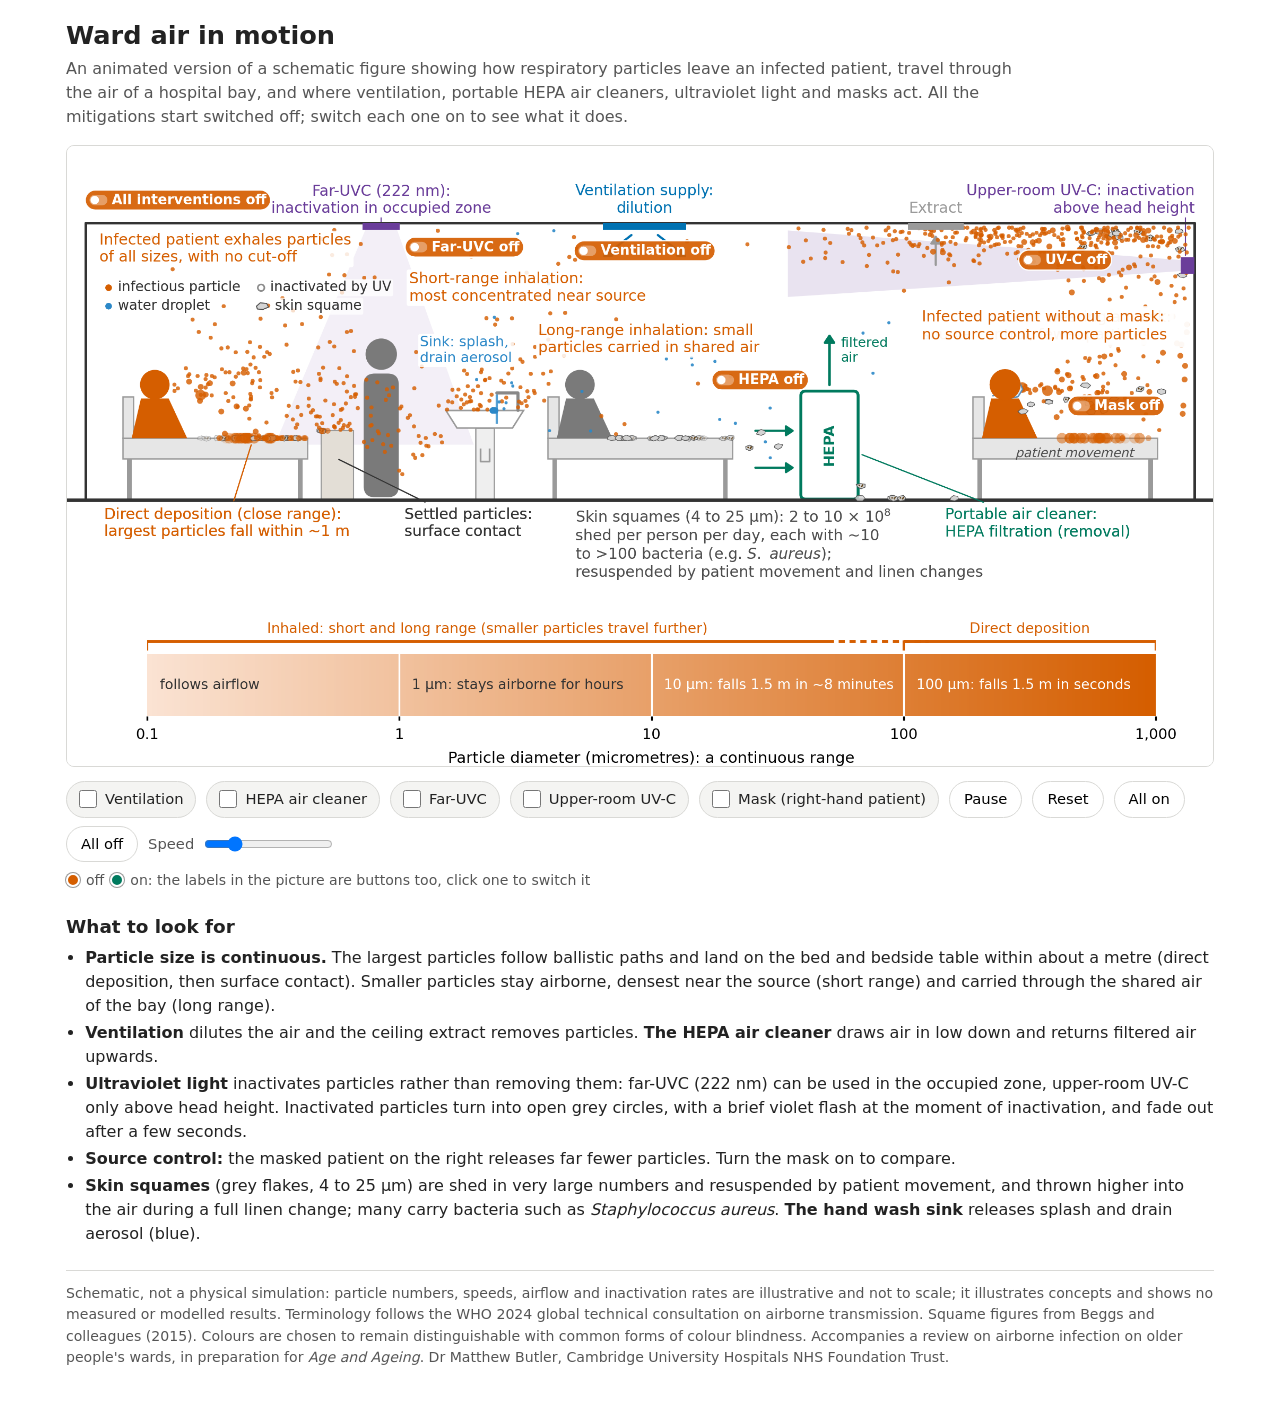
<file: animation.html>
<!doctype html>
<html lang="en-GB">
<head>
<meta charset="utf-8">
<meta name="viewport" content="width=device-width, initial-scale=1">
<title>Ward air in motion</title>
<meta name="description" content="Animated schematic of how respiratory particles move through the air of a hospital bay, and where ventilation, HEPA air cleaning, ultraviolet light and masks act.">
<style>
:root{--ink:#222;--muted:#555;--bg:#fff;--panel:#f4f4f2;--line:#d9d9d6;--accent:#0072B2;--red:#D55E00;--green:#007A5E;--violet:#6A3D9A}
*{box-sizing:border-box}
body{margin:0;background:var(--bg);color:var(--ink);font:16px/1.5 system-ui,-apple-system,"Segoe UI",Roboto,sans-serif}
main{max-width:1180px;margin:0 auto;padding:20px 16px 40px}
h1{font-size:1.6rem;line-height:1.2;margin:0 0 6px}
.lede{color:var(--muted);margin:0 0 16px;max-width:60em}
.stage{position:relative;border:1px solid var(--line);border-radius:8px;overflow:hidden;background:#fff}
canvas{display:block;width:100%;height:auto}
.controls{display:flex;flex-wrap:wrap;gap:8px 10px;align-items:center;margin:14px 0 6px}
.toggle{display:inline-flex;align-items:center;gap:8px;border:1px solid var(--line);background:var(--panel);border-radius:999px;padding:6px 12px;font-size:.92rem;cursor:pointer;user-select:none}
.toggle input{width:18px;height:18px;margin:0;accent-color:var(--accent)}
button{font:inherit;font-size:.92rem;border:1px solid var(--line);background:#fff;border-radius:999px;padding:6px 14px;cursor:pointer}
button:hover,.toggle:hover{border-color:#999}
.speed{display:inline-flex;align-items:center;gap:8px;font-size:.92rem;color:var(--muted)}
.hint{font-size:.88rem;color:var(--muted);display:inline-flex;align-items:center;gap:6px;flex-basis:100%}
.sw{display:inline-block;width:14px;height:14px;border-radius:50%;border:2px solid #fff;box-shadow:0 0 0 1px #999}
.sw.off{background:#D55E00}.sw.on{background:#007A5E}
h2{font-size:1.15rem;margin:22px 0 6px}
ul{padding-left:1.2em;margin:6px 0}
li{margin:3px 0}
.note{font-size:.88rem;color:var(--muted);border-top:1px solid var(--line);margin-top:24px;padding-top:12px}
@media (prefers-color-scheme: dark){:root:not([data-theme="light"]){--ink:#eee;--muted:#bbb;--bg:#161616;--panel:#242424;--line:#3a3a3a}
:root:not([data-theme="light"]) button{background:#1e1e1e;color:var(--ink)}}
:root[data-theme="dark"]{--ink:#eee;--muted:#bbb;--bg:#161616;--panel:#242424;--line:#3a3a3a}
.embed main{padding:0;max-width:none}
.embed h1,.embed .lede,.embed h2,.embed ul,.embed .note{display:none}
</style>
<script>if(/[?&]embed=1/.test(location.search))document.documentElement.classList.add('embed');</script>
</head>
<body>
<main>
<h1>Ward air in motion</h1>
<p class="lede">An animated version of a schematic figure showing how respiratory particles leave an infected patient, travel through the air of a hospital bay, and where ventilation, portable HEPA air cleaners, ultraviolet light and masks act. All the mitigations start switched off; switch each one on to see what it does.</p>

<div class="stage"><canvas id="cv" width="2160" height="1170" role="img" aria-label="Animated cross-section of a hospital bay. An infected patient on the left breathes out particles: large ones fall onto the bed and table within about a metre, small ones drift across the bay. A member of staff stands under a far-UVC lamp, where particles are inactivated and drawn as open circles. A sink releases splash and aerosol. A patient in the middle bed sheds skin squames when the bed is made. Ventilation supply and extract are in the ceiling, a HEPA air cleaner draws air in near the floor, an upper-room UV-C lamp treats the air above head height, and a masked infected patient on the right releases few particles."></canvas></div>

<div class="controls" aria-label="Controls">
<label class="toggle"><input type="checkbox" id="vent"> Ventilation</label>
<label class="toggle"><input type="checkbox" id="hepa"> HEPA air cleaner</label>
<label class="toggle"><input type="checkbox" id="far"> Far-UVC</label>
<label class="toggle"><input type="checkbox" id="upper"> Upper-room UV-C</label>
<label class="toggle"><input type="checkbox" id="mask"> Mask (right-hand patient)</label>
<button id="play" type="button">Pause</button>
<button id="reset" type="button">Reset</button>
<button id="allon" type="button">All on</button>
<button id="alloff" type="button">All off</button>
<label class="speed">Speed <input type="range" id="speed" min="0.5" max="3" step="0.25" value="1" aria-label="Animation speed"></label>
<span class="hint"><span class="sw off"></span> off <span class="sw on"></span> on: the labels in the picture are buttons too, click one to switch it</span>
</div>

<h2>What to look for</h2>
<ul>
<li><b>Particle size is continuous.</b> The largest particles follow ballistic paths and land on the bed and bedside table within about a metre (direct deposition, then surface contact). Smaller particles stay airborne, densest near the source (short range) and carried through the shared air of the bay (long range).</li>
<li><b>Ventilation</b> dilutes the air and the ceiling extract removes particles. <b>The HEPA air cleaner</b> draws air in low down and returns filtered air upwards.</li>
<li><b>Ultraviolet light</b> inactivates particles rather than removing them: far-UVC (222 nm) can be used in the occupied zone, upper-room UV-C only above head height. Inactivated particles turn into open grey circles, with a brief violet flash at the moment of inactivation, and fade out after a few seconds.</li>
<li><b>Source control:</b> the masked patient on the right releases far fewer particles. Turn the mask on to compare.</li>
<li><b>Skin squames</b> (grey flakes, 4 to 25 µm) are shed in very large numbers and resuspended by patient movement, and thrown higher into the air during a full linen change; many carry bacteria such as <i>Staphylococcus aureus</i>. <b>The hand wash sink</b> releases splash and drain aerosol (blue).</li>
</ul>

<p class="note">Schematic, not a physical simulation: particle numbers, speeds, airflow and inactivation rates are illustrative and not to scale; it illustrates concepts and shows no measured or modelled results. Terminology follows the WHO 2024 global technical consultation on airborne transmission. Squame figures from Beggs and colleagues (2015). Colours are chosen to remain distinguishable with common forms of colour blindness. Accompanies a review on airborne infection on older people's wards, in preparation for <i>Age and Ageing</i>. Dr Matthew Butler, Cambridge University Hospitals NHS Foundation Trust.</p>
</main>

<script>
(function(){
const TOPBAND=0;
const M={W:2160,H:1170,x0:34.83870967741936,y0:668.0612903225807+TOPBAND,x1:2125.161290322581,y1:145.48064516129034+TOPBAND};
const SX=(M.x1-M.x0)/12, SY=(M.y0-M.y1)/3;
const X=x=>M.x0+x*SX, Y=y=>M.y0-y*SY;
const RED='#D55E00', WATER='#2B88C8', SQF='#D4D4D4', SQE='#4D4D4D', BUG='#5a3d14';
const cv=document.getElementById('cv'), ctx=cv.getContext('2d');
const bg=new Image(); bg.src='background.png?v=3'; const lb=new Image(); lb.src='labels.png?v=3';
const $=id=>document.getElementById(id);
const on={vent:false,hepa:false,far:false,upper:false,mask:false};
const HIT=[];
function canvasPt(e){const r=cv.getBoundingClientRect();return {x:(e.clientX-r.left)*M.W/r.width,y:(e.clientY-r.top)*M.H/r.height};}
function hitTag(e){const p=canvasPt(e);return HIT.find(h=>p.x>=h.x0&&p.x<=h.x1&&p.y>=h.y0&&p.y<=h.y1);}
const KEYS=['vent','hepa','far','upper','mask'];
function setAll(v){for(const k of KEYS){const b=$(k);if(b.checked!==v){b.checked=v;b.dispatchEvent(new Event('change'));}}}
$('allon').addEventListener('click',()=>setAll(true)); $('alloff').addEventListener('click',()=>setAll(false));
const allOn=()=>KEYS.every(k=>on[k]);
cv.addEventListener('click',e=>{const h=hitTag(e);if(!h)return;if(h.k==='all'){setAll(!allOn());return;}const box=$(h.k);box.checked=!box.checked;box.dispatchEvent(new Event('change'));});
cv.addEventListener('mousemove',e=>{cv.style.cursor=hitTag(e)?'pointer':'default';});
['vent','hepa','far','upper','mask'].forEach(k=>$(k).addEventListener('change',e=>on[k]=e.target.checked));
let speed=1; $('speed').addEventListener('input',e=>speed=+e.target.value);
let running=!window.matchMedia('(prefers-reduced-motion: reduce)').matches;
const playBtn=$('play'); playBtn.textContent=running?'Pause':'Play';
playBtn.addEventListener('click',()=>{running=!running;playBtn.textContent=running?'Pause':'Play';last=performance.now();});
let P=[], cnt, t=0;
// three beds, each with its own rhythm of patient movement (every third one a full linen change), deliberately out of step with each other
const BEDS=[{x0:0.8,x1:2.3,lx:1.5,period:11,off:4,n:0,lab:'',labT:-99},{x0:5.2,x1:6.9,lx:6.05,period:9,off:0,n:0,lab:'',labT:-99},{x0:10.0,x1:11.5,lx:10.7,period:13,off:7,n:0,lab:'',labT:-99}];
function reset(){P=[];cnt={staff:0,pt:0,uv:0,hepa:0,ext:0};t=0;for(const b of BEDS){b.n=0;b.lab='';b.labT=-99;}}
reset(); $('reset').addEventListener('click',reset);

const CONE=[[3.03,2.93],[3.37,2.93],[4.2,0.6],[2.05,0.6]];
const BAND=[[11.85,2.48],[11.85,2.6],[7.6,2.92],[7.6,2.2]];
function inPoly(x,y,poly){let c=false;for(let i=0,j=poly.length-1;i<poly.length;j=i++){const[xi,yi]=poly[i],[xj,yj]=poly[j];if(((yi>y)!=(yj>y))&&(x<(xj-xi)*(y-yi)/(yj-yi)+xi))c=!c;}return c;}
const rnd=(a,b)=>a+Math.random()*(b-a);
function randn(){let u=0,v=0;while(!u)u=Math.random();while(!v)v=Math.random();return Math.sqrt(-2*Math.log(u))*Math.cos(2*Math.PI*v);}
const SURF=[[0.4,2.4,0.67],[5.0,7.0,0.67],[9.6,11.6,0.67],[2.55,2.9,0.75],[3.9,4.74,0.97]];
function surface(x){for(const[a,b,h]of SURF)if(x>=a&&x<=b)return h;return 0.02;}

function flow(x,y){
  let u=0.16-0.22*(y-1.4)*(y>1.4?1:0.4), v=-0.16*Math.cos(Math.PI*x/12);
  if(on.vent){
    const dx=x-6.05;
    if(y>1.0){const g=Math.exp(-dx*dx/0.35);v-=0.55*g*(y-1.0)/2;u+=0.35*dx*Math.exp(-dx*dx/0.8)*(y>2.0?1:0.4);}
    const ex=9.2-x, ey=2.95-y, d=Math.hypot(ex,ey); if(d<3){const s=0.45/(d+0.4);u+=s*ex/d;v+=s*ey/d;}
  }
  if(on.hepa){
    const ex=7.72-x, ey=0.55-y, d=Math.hypot(ex,ey); if(d<3.2&&x<7.75){const s=0.6/(d+0.35);u+=s*ex/d;v+=s*ey/d;}
    if(Math.abs(x-8.05)<0.3&&y>1.17&&y<2.7){v+=0.9*(1-(y-1.17)/1.6);}
  }
  if(x>11.2)v+=0.35*(x-11.2)/0.8; if(x<0.6&&y>0.3)v-=0.2*(0.6-x)/0.6; // air turns at the walls
  // thermal plumes: warm air rising above each person carries small particles towards the ceiling
  for(const hx of [0.75,3.2,5.35,9.95]){const d=x-hx;const top=hx===3.2?1.75:1.4;if(y>top-0.1){const g=Math.exp(-d*d/0.12);v+=0.45*g;u+=-0.15*d*g;}}
  return [u,v];
}

function emit(kind,x,y,vx,vy,extra){P.push(Object.assign({k:kind,x,y,vx,vy,act:true,age:0,set:false},extra||{}));}
function exhale(mx,my,dir,scale,slow){
  const r=[['S',34],['M',7],['L',2.2]];
  for(const[k,rate]of r){
    let n=rate*scale*DT; n=Math.floor(n)+(Math.random()<n%1?1:0);
    for(let i=0;i<n;i++){
      const a=randn()*(slow?1.4:0.25)+(slow?Math.PI/2*0.4:0.05);
      const sp=slow?rnd(0.1,0.35):(k==='L'?rnd(0.9,1.5):rnd(1.2,2.1));
      emit(k,mx,my+randn()*0.02,dir*sp*Math.cos(a),sp*Math.sin(a));
    }
  }
}
function flakeShape(){const a=[];const o=Math.random()*6;for(let i=0;i<6;i++){const r=0.05*(0.7+0.5*Math.random());a.push([r*Math.cos(o+i*Math.PI/3),0.6*r*Math.sin(o+i*Math.PI/3)]);}return a;}

let DT=0.016;
function step(dt){
  DT=dt; t+=dt;
  // breathing cycle, 4 s, exhale for the first 45%
  const ph=(t%4)/4;
  if(ph<0.45){
    exhale(0.93,1.22,1,1,false);
    if(on.mask) exhale(10.12,1.2,1,0.1,true); else exhale(10.12,1.22,1,1,false);
  }
  // patient movement on each bed on its own cycle; every third event is a full linen change
  for(const b of BEDS){
    const tb=t-b.off; if(tb<0||tb%b.period>=dt)continue;
    b.n++; const linen=b.n%3===0;
    for(let i=0;i<12;i++)emit('Q',rnd(b.x0,b.x1),0.72,rnd(-0.25,0.25),rnd(0.5,1.0),{shape:flakeShape(),bug:Math.random()<0.5});
    if(linen)for(let i=0;i<14;i++)emit('Q',rnd(b.x0-0.1,b.x1+0.1),0.75,rnd(-0.35,0.35),rnd(1.0,1.6),{shape:flakeShape(),bug:Math.random()<0.5,lift:rnd(2.0,3.2)});
    b.lab=linen?'linen change':'patient movement'; b.labT=t;
  }
  for(const b of BEDS)if(Math.random()<(b.period===9?0.4:0.2)*dt)emit('Q',rnd(b.x0,b.x1),0.72,rnd(-0.1,0.1),rnd(0.2,0.4),{shape:flakeShape(),bug:Math.random()<0.5});
  // sink runs for 2 s every 7 s
  if(t%7<2){
    if(Math.random()<6*dt){const s=Math.random()<0.5?-1:1;emit('W',4.42,0.92,s*rnd(0.3,0.75),rnd(0.3,0.65));}
    if(Math.random()<4*dt)emit('A',rnd(4.2,4.65),0.98,rnd(-0.05,0.05),rnd(0.1,0.3));
  }
  const keep=[];
  for(const p of P){
    p.age+=dt; if(p.fl>0)p.fl-=dt;
    if(p.ia!==undefined){p.ia+=dt;if(p.ia>3)continue;} // inactivated particles fade out after about 3 s
    if(p.set){ // settled particles: far-UVC still reaches surfaces within its footprint, so they turn hollow and fade like airborne ones
      if(p.act&&on.far&&inPoly(p.x,Math.max(p.y,0.61),CONE)&&Math.random()<2.0*dt){p.act=false;p.fl=0.7;p.ia=0;cnt.uv++;}
      if(p.age<25)keep.push(p);continue;}
    const [fu,fv]=flow(p.x,p.y);
    if(p.k==='L'||p.k==='W'){p.vy-=2.2*dt;p.vx*=1-0.15*dt;}
    else{
      const tau=p.k==='S'||p.k==='A'?0.7:(p.k==='M'?0.5:0.6);
      let sett=p.k==='M'?-0.2:(p.k==='Q'?-0.18:(p.k==='S'&&p.age<25?0.1*(1-p.age/25):0)); // warm breath rises
      if(p.lift>0){sett+=1.3*Math.min(1,p.lift/2);p.lift-=dt;} // vigorous linen shaking throws squames high
      p.vx+=(fu-p.vx)*dt/tau; p.vy+=(fv+sett-p.vy)*dt/tau;
      const sig=p.k==='Q'?0.05:(p.k==='S'||p.k==='A'?0.2:0.13);
      p.x+=randn()*sig*Math.sqrt(dt); p.y+=randn()*sig*Math.sqrt(dt);
    }
    p.x+=p.vx*dt; p.y+=p.vy*dt;
    if(p.x<0.05){p.x=0.05;p.vx=Math.abs(p.vx);} if(p.x>11.95){p.x=11.95;p.vx=-Math.abs(p.vx);}
    if(p.y>2.95){p.y=2.95;p.vy=-Math.abs(p.vy);}
    const h=surface(p.x);
    if(p.y<h){
      if(p.k==='S'||p.k==='A'){p.y=h+0.01;p.vy=Math.abs(p.vy)*0.3;}
      else{p.y=h;p.set=true;p.age=0;keep.push(p);continue;}
    }
    // removal
    if(on.hepa&&p.x>7.75&&p.x<8.35&&p.y<1.17&&p.y>0.02){if(p.k!=='W')cnt.hepa++;continue;}
    if(on.vent&&Math.hypot(p.x-9.2,p.y-2.96)<0.22){cnt.ext++;continue;}
    const inf=(p.k==='S'||p.k==='M');
    if(inf&&p.act){
      if(on.far&&inPoly(p.x,p.y,CONE)&&Math.random()<2.0*dt){p.act=false;p.fl=0.7;p.ia=0;cnt.uv++;}
      else if(on.upper&&inPoly(p.x,p.y,BAND)&&Math.random()<3.0*dt){p.act=false;p.fl=0.7;p.ia=0;cnt.uv++;}
      if(p.act&&Math.hypot(p.x-3.2,p.y-1.58)<0.2){cnt.staff++;continue;}
      if(p.act&&Math.hypot(p.x-5.35,p.y-1.25)<0.2){cnt.pt++;continue;}
    }
    const life=(p.k==='S'||p.k==='A')?80:(p.k==='Q'?60:40);
    if(p.age>life)continue;
    keep.push(p);
  }
  P=keep.length>2600?keep.slice(keep.length-2600):keep;
}

const R={S:0.022,M:0.032,L:0.058,W:0.034,A:0.017};
function draw(){
  ctx.clearRect(0,0,M.W,M.H);
  if(bg.complete)ctx.drawImage(bg,0,TOPBAND,M.W,M.H-TOPBAND);
  for(const p of P){
    const fade=p.set?Math.max(0,1-p.age/25):((p.k==='S'||p.k==='A')&&p.age>65?Math.max(0,(80-p.age)/15):1);
    ctx.globalAlpha=fade;
    if(p.k==='Q'){
      ctx.beginPath();p.shape.forEach(([dx,dy],i)=>{const px=X(p.x+dx),py=Y(p.y+dy);i?ctx.lineTo(px,py):ctx.moveTo(px,py);});ctx.closePath();
      ctx.fillStyle=SQF;ctx.fill();ctx.lineWidth=1.2;ctx.strokeStyle=SQE;ctx.stroke();
      if(p.bug){ctx.fillStyle=BUG;for(const[dx,dy]of[[-0.015,0.004],[0.01,-0.006],[0.018,0.008]]){ctx.beginPath();ctx.arc(X(p.x+dx),Y(p.y+dy),0.009*SX,0,7);ctx.fill();}}
      continue;
    }
    const r=R[p.k]*SX;
    ctx.beginPath();
    if(p.k==='W'||p.k==='A'){ctx.arc(X(p.x),Y(p.y),r,0,7);ctx.fillStyle=WATER;ctx.globalAlpha*=0.9;ctx.fill();}
    else if(p.act){ctx.arc(X(p.x),Y(p.y),r,0,7);ctx.fillStyle=RED;ctx.globalAlpha*=0.82;ctx.fill();}
    else{if(p.ia>2)ctx.globalAlpha*=Math.max(0,3-p.ia);ctx.arc(X(p.x),Y(p.y),r*1.2,0,7);ctx.fillStyle='#fff';ctx.fill();ctx.lineWidth=1.8;ctx.strokeStyle='#8C8C8C';ctx.stroke();
      if(p.fl>0){const k=p.fl/0.7;ctx.beginPath();ctx.arc(X(p.x),Y(p.y),r*(1.2+3*(1-k)),0,7);ctx.globalAlpha=k;ctx.lineWidth=2.5;ctx.strokeStyle='#6A3D9A';ctx.stroke();}}
  }
  ctx.globalAlpha=1;
  if(lb.complete)ctx.drawImage(lb,0,TOPBAND,M.W,M.H-TOPBAND);
  if(!on.mask){ctx.fillStyle=RED;ctx.beginPath();ctx.arc(X(9.95),Y(1.25),0.168*SX,0,7);ctx.fill();
    // swap the right-hand patient's label to match the toggle
    ctx.fillStyle='rgba(255,255,255,0.95)';ctx.beginPath();ctx.roundRect(X(9.0),Y(2.1),X(11.95)-X(9.0),Y(1.66)-Y(2.1),8);ctx.fill();
    ctx.font='28px "DejaVu Sans",Verdana,system-ui,sans-serif';ctx.fillStyle=RED;ctx.textAlign='left';ctx.textBaseline='middle';
    ctx.fillText('Infected patient without a mask:',X(9.05),Y(1.88)-17);ctx.fillText('no source control, more particles',X(9.05),Y(1.88)+17);}
  HIT.length=0;
  const tag=(k,cx,cy,txt)=>{const isOn=k==='all'?allOn():on[k];const label=txt+(isOn?' on':' off');ctx.font='600 26px system-ui,sans-serif';const w=ctx.measureText(label).width+58;const x0=cx-w/2,y0=cy-19;
    ctx.fillStyle=isOn?'rgba(0,122,94,0.92)':'rgba(213,94,0,0.92)';ctx.beginPath();ctx.roundRect(x0,y0,w,38,19);ctx.fill();ctx.lineWidth=2.5;ctx.strokeStyle='#fff';ctx.stroke();
    ctx.fillStyle='rgba(255,255,255,0.35)';ctx.beginPath();ctx.roundRect(x0+8,y0+9,34,20,10);ctx.fill();ctx.fillStyle='#fff';ctx.beginPath();ctx.arc(isOn?x0+32:x0+18,y0+19,8,0,7);ctx.fill();
    ctx.fillStyle='#fff';ctx.textAlign='left';ctx.textBaseline='middle';ctx.fillText(label,x0+50,cy+1);HIT.push({k,x0,y0,x1:x0+w,y1:y0+38});};
  // switches sit beside their devices, in gaps between the printed labels
  tag('far',X(4.1),Y(2.74),'Far-UVC');
  tag('vent',X(6.05),Y(2.7),'Ventilation');
  tag('hepa',X(7.3),Y(1.3),'HEPA');
  tag('upper',X(10.6),Y(2.6),'UV-C');
  tag('mask',X(11.15),Y(1.02),'Mask');
  tag('all',X(1.0),Y(3.25),'All interventions');
  for(const b of BEDS)if(t-b.labT<(b.lab==='linen change'?5:2.5)){ctx.font=(b.lab==='linen change'?'italic 600 26px':'italic 24px')+' system-ui,sans-serif';ctx.fillStyle=SQE;ctx.textAlign='center';ctx.textBaseline='middle';ctx.fillText(b.lab,X(b.lx),Y(0.5));}
}

let last=performance.now(), lastUI=0;
function frame(now){
  const real=Math.min(0.05,(now-last)/1000); last=now;
  if(running){let rem=real*speed;while(rem>0){const d=Math.min(0.02,rem);step(d);rem-=d;}}
  draw();
  requestAnimationFrame(frame);
}
// warm up a few seconds so the plume is visible at once
const TEST=new URLSearchParams(location.search).get('test');
if(TEST){const q=TEST.split(',');for(const k of q)if(k in on){on[k]=false;$(k).checked=false;}}
for(let i=0;i<(TEST?6000:1000);i++)step(0.02);
if(!TEST)cnt={staff:0,pt:0,uv:0,hepa:0,ext:0};
requestAnimationFrame(frame);
})();
</script>
</body>
</html>
</file>
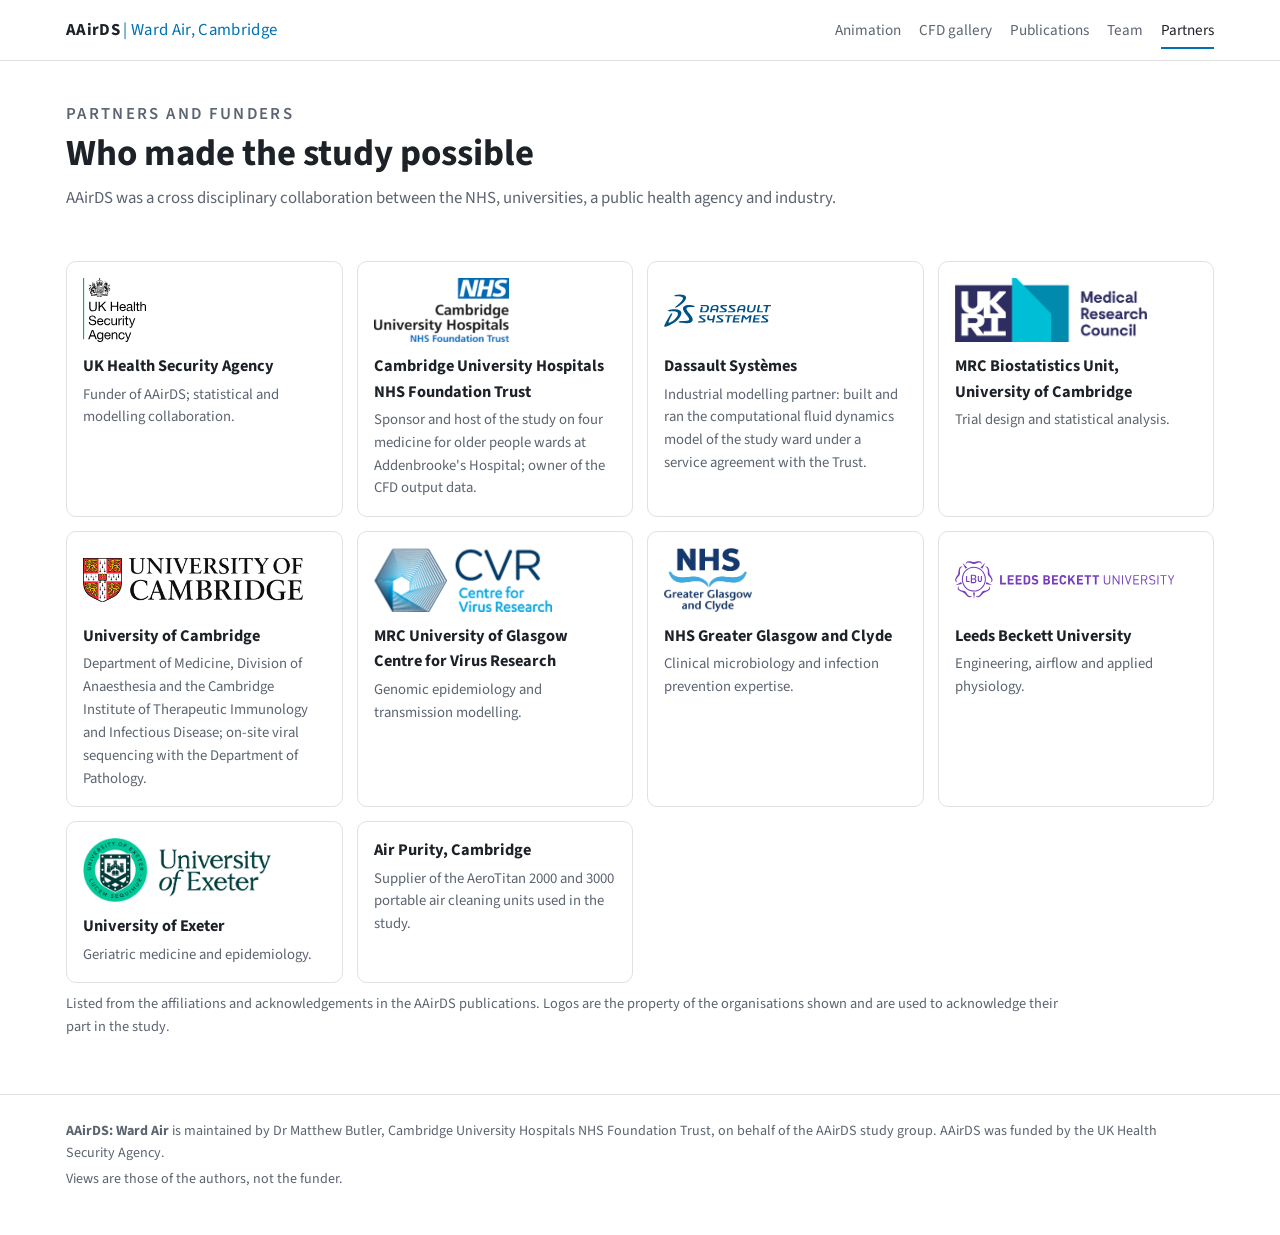
<file: partners.html>
<!doctype html>
<html lang="en-GB">
<head>
<meta charset="utf-8">
<meta name="viewport" content="width=device-width, initial-scale=1">
<title>Partners and funders | AAirDS</title>
<meta name="description" content="The institutions, funder and industrial partner behind the Addenbrooke's Air Disinfection Study.">
<link rel="preconnect" href="https://fonts.googleapis.com"><link rel="preconnect" href="https://fonts.gstatic.com" crossorigin>
<link href="https://fonts.googleapis.com/css2?family=Source+Sans+3:ital,wght@0,400;0,600;0,700;1,400&display=swap" rel="stylesheet">
<link rel="stylesheet" href="style.css">
</head>
<body>
<header class="site"><div class="wrap">
<a class="brand" href="./">AAirDS <span>| Ward Air, Cambridge</span></a>
<nav class="main" aria-label="Site"><a href="./#animation">Animation</a><a href="./#gallery">CFD gallery</a><a href="publications.html">Publications</a><a href="team.html">Team</a><a href="partners.html" aria-current="page">Partners</a></nav>
</div></header>
<main class="wrap">
<div class="hero"><p class="kicker">Partners and funders</p><h1>Who made the study possible</h1><p>AAirDS was a cross disciplinary collaboration between the NHS, universities, a public health agency and industry.</p></div>
<section><div class="partners"><div class="partner"><div class="logo"><a href="https://www.gov.uk/government/organisations/uk-health-security-agency" target="_blank" rel="noopener" title="UK Health Security Agency website"><img src="logos/ukhsa.svg" alt="UK Health Security Agency logo"></a></div><h3>UK Health Security Agency</h3><p>Funder of AAirDS; statistical and modelling collaboration.</p></div><div class="partner"><div class="logo"><a href="https://www.cuh.nhs.uk/" target="_blank" rel="noopener" title="Cambridge University Hospitals NHS Foundation Trust website"><img src="logos/cuh.png" alt="Cambridge University Hospitals NHS Foundation Trust logo"></a></div><h3>Cambridge University Hospitals NHS Foundation Trust</h3><p>Sponsor and host of the study on four medicine for older people wards at Addenbrooke's Hospital; owner of the CFD output data.</p></div><div class="partner"><div class="logo"><a href="https://www.3ds.com/" target="_blank" rel="noopener" title="Dassault Systèmes website"><img src="logos/dassault.svg" alt="Dassault Systèmes logo"></a></div><h3>Dassault Systèmes</h3><p>Industrial modelling partner: built and ran the computational fluid dynamics model of the study ward under a service agreement with the Trust.</p></div><div class="partner"><div class="logo"><a href="https://www.mrc-bsu.cam.ac.uk/" target="_blank" rel="noopener" title="MRC Biostatistics Unit, University of Cambridge website"><img src="logos/mrc.png" alt="MRC Biostatistics Unit, University of Cambridge logo"></a></div><h3>MRC Biostatistics Unit, University of Cambridge</h3><p>Trial design and statistical analysis.</p></div><div class="partner"><div class="logo"><a href="https://www.cam.ac.uk/" target="_blank" rel="noopener" title="University of Cambridge website"><img src="logos/cambridge.png" alt="University of Cambridge logo"></a></div><h3>University of Cambridge</h3><p>Department of Medicine, Division of Anaesthesia and the Cambridge Institute of Therapeutic Immunology and Infectious Disease; on-site viral sequencing with the Department of Pathology.</p></div><div class="partner"><div class="logo"><a href="https://www.gla.ac.uk/research/az/cvr/" target="_blank" rel="noopener" title="MRC University of Glasgow Centre for Virus Research website"><img src="logos/cvr.png" alt="MRC University of Glasgow Centre for Virus Research logo"></a></div><h3>MRC University of Glasgow Centre for Virus Research</h3><p>Genomic epidemiology and transmission modelling.</p></div><div class="partner"><div class="logo"><a href="https://www.nhsggc.scot/" target="_blank" rel="noopener" title="NHS Greater Glasgow and Clyde website"><img src="logos/nhsggc.png" alt="NHS Greater Glasgow and Clyde logo"></a></div><h3>NHS Greater Glasgow and Clyde</h3><p>Clinical microbiology and infection prevention expertise.</p></div><div class="partner"><div class="logo"><a href="https://www.leedsbeckett.ac.uk/" target="_blank" rel="noopener" title="Leeds Beckett University website"><img src="logos/leedsbeckett.svg" alt="Leeds Beckett University logo"></a></div><h3>Leeds Beckett University</h3><p>Engineering, airflow and applied physiology.</p></div><div class="partner"><div class="logo"><a href="https://www.exeter.ac.uk/" target="_blank" rel="noopener" title="University of Exeter website"><img src="logos/exeter.png" alt="University of Exeter logo"></a></div><h3>University of Exeter</h3><p>Geriatric medicine and epidemiology.</p></div><div class="partner"><h3>Air Purity, Cambridge</h3><p>Supplier of the AeroTitan 2000 and 3000 portable air cleaning units used in the study.</p></div></div><p class="caption">Listed from the affiliations and acknowledgements in the AAirDS publications. Logos are the property of the organisations shown and are used to acknowledge their part in the study.</p></section></main>
<footer class="site"><div class="wrap">
<p><b>AAirDS: Ward Air</b> is maintained by Dr Matthew Butler, Cambridge University Hospitals NHS Foundation Trust, on behalf of the AAirDS study group. AAirDS was funded by the UK Health Security Agency.</p>
<p>Views are those of the authors, not the funder.</p>
</div></footer>
</body>
</html>
</file>
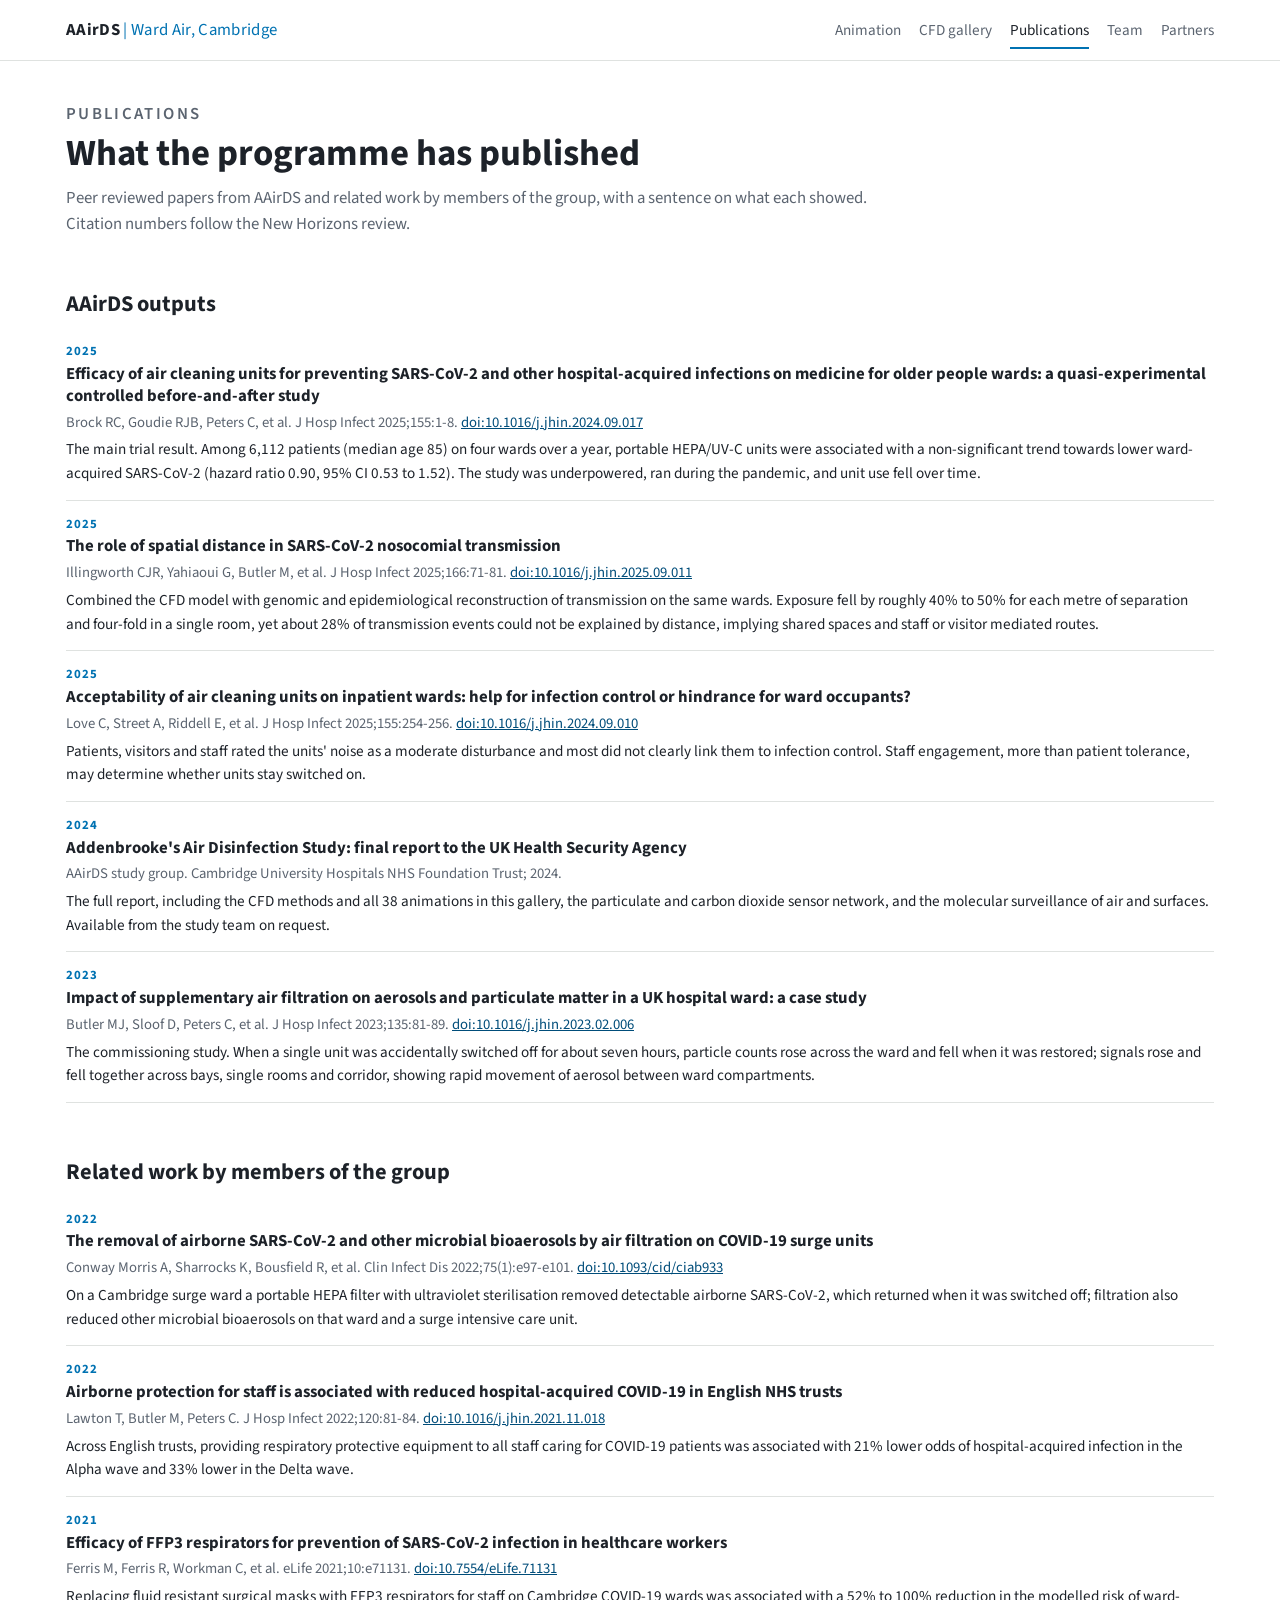
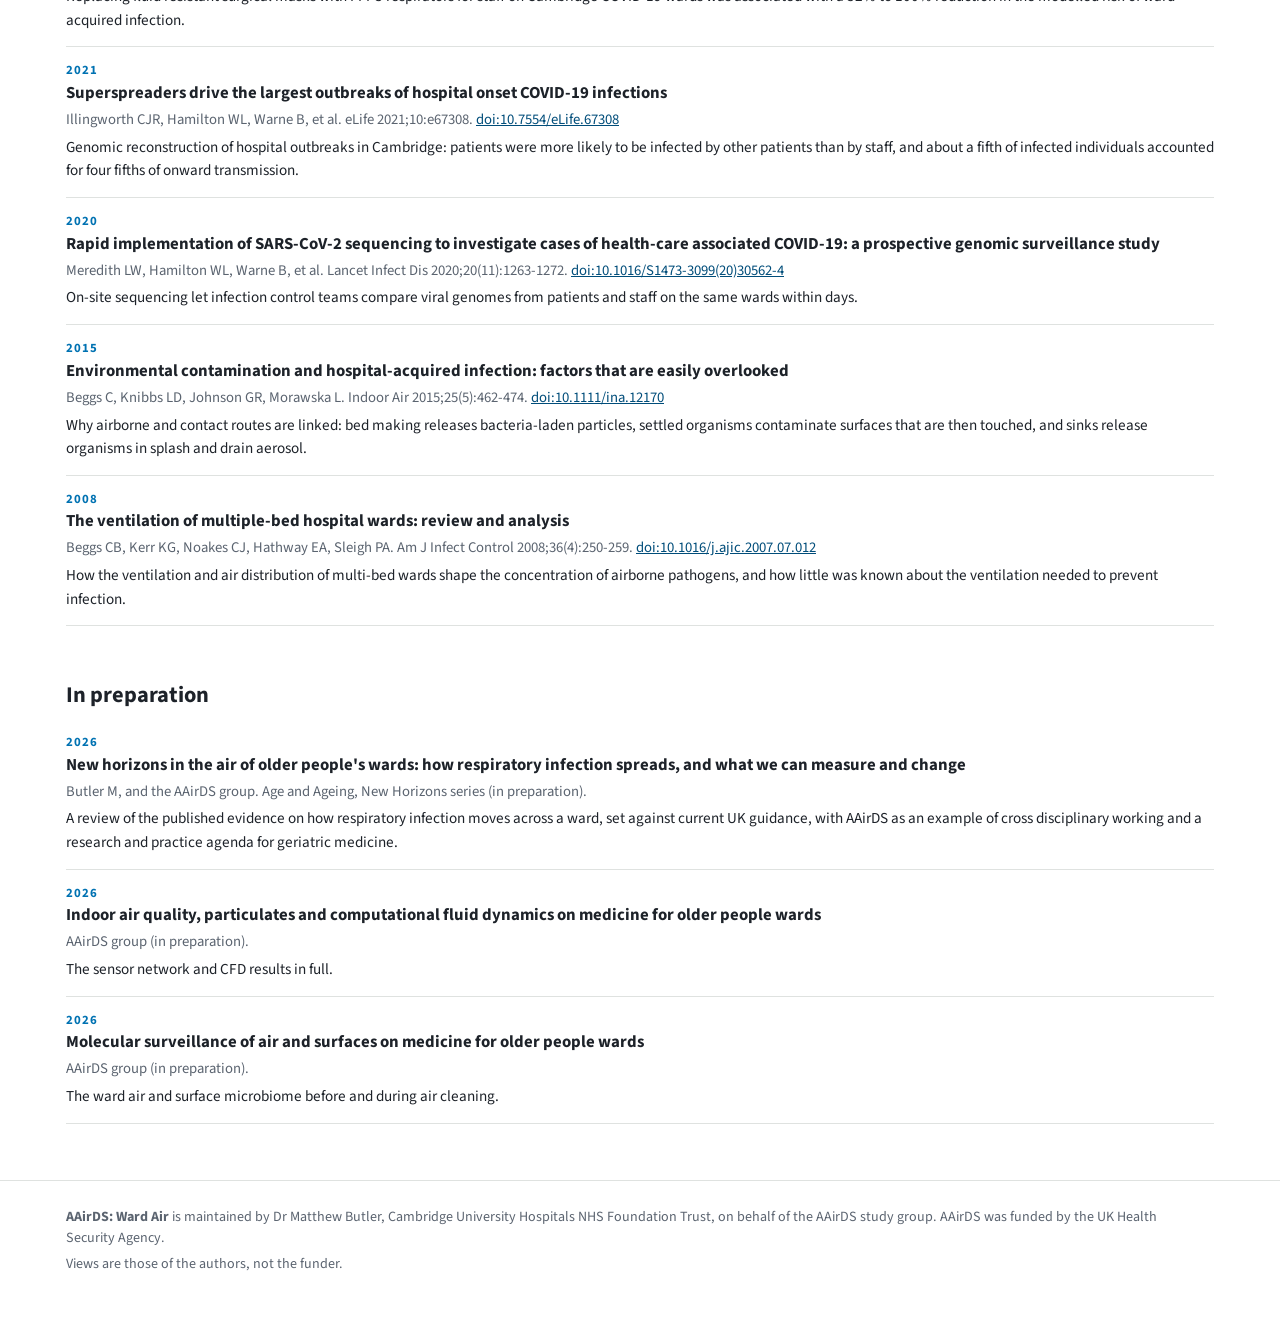
<file: publications.html>
<!doctype html>
<html lang="en-GB">
<head>
<meta charset="utf-8">
<meta name="viewport" content="width=device-width, initial-scale=1">
<title>Publications | AAirDS</title>
<meta name="description" content="Publications from the Addenbrooke's Air Disinfection Study and related work on airborne infection in hospitals.">
<link rel="preconnect" href="https://fonts.googleapis.com"><link rel="preconnect" href="https://fonts.gstatic.com" crossorigin>
<link href="https://fonts.googleapis.com/css2?family=Source+Sans+3:ital,wght@0,400;0,600;0,700;1,400&display=swap" rel="stylesheet">
<link rel="stylesheet" href="style.css">
</head>
<body>
<header class="site"><div class="wrap">
<a class="brand" href="./">AAirDS <span>| Ward Air, Cambridge</span></a>
<nav class="main" aria-label="Site"><a href="./#animation">Animation</a><a href="./#gallery">CFD gallery</a><a href="publications.html" aria-current="page">Publications</a><a href="team.html">Team</a><a href="partners.html">Partners</a></nav>
</div></header>
<main class="wrap">
<div class="hero"><p class="kicker">Publications</p><h1>What the programme has published</h1><p>Peer reviewed papers from AAirDS and related work by members of the group, with a sentence on what each showed. Citation numbers follow the New Horizons review.</p></div>
<section><h2>AAirDS outputs</h2><div class="pub"><div class="year">2025</div><h3>Efficacy of air cleaning units for preventing SARS-CoV-2 and other hospital-acquired infections on medicine for older people wards: a quasi-experimental controlled before-and-after study</h3><p class="cite">Brock RC, Goudie RJB, Peters C, et al. J Hosp Infect 2025;155:1-8. <a href="https://doi.org/10.1016/j.jhin.2024.09.017">doi:10.1016/j.jhin.2024.09.017</a></p><p class="what">The main trial result. Among 6,112 patients (median age 85) on four wards over a year, portable HEPA/UV-C units were associated with a non-significant trend towards lower ward-acquired SARS-CoV-2 (hazard ratio 0.90, 95% CI 0.53 to 1.52). The study was underpowered, ran during the pandemic, and unit use fell over time.</p></div><div class="pub"><div class="year">2025</div><h3>The role of spatial distance in SARS-CoV-2 nosocomial transmission</h3><p class="cite">Illingworth CJR, Yahiaoui G, Butler M, et al. J Hosp Infect 2025;166:71-81. <a href="https://doi.org/10.1016/j.jhin.2025.09.011">doi:10.1016/j.jhin.2025.09.011</a></p><p class="what">Combined the CFD model with genomic and epidemiological reconstruction of transmission on the same wards. Exposure fell by roughly 40% to 50% for each metre of separation and four-fold in a single room, yet about 28% of transmission events could not be explained by distance, implying shared spaces and staff or visitor mediated routes.</p></div><div class="pub"><div class="year">2025</div><h3>Acceptability of air cleaning units on inpatient wards: help for infection control or hindrance for ward occupants?</h3><p class="cite">Love C, Street A, Riddell E, et al. J Hosp Infect 2025;155:254-256. <a href="https://doi.org/10.1016/j.jhin.2024.09.010">doi:10.1016/j.jhin.2024.09.010</a></p><p class="what">Patients, visitors and staff rated the units' noise as a moderate disturbance and most did not clearly link them to infection control. Staff engagement, more than patient tolerance, may determine whether units stay switched on.</p></div><div class="pub"><div class="year">2024</div><h3>Addenbrooke's Air Disinfection Study: final report to the UK Health Security Agency</h3><p class="cite">AAirDS study group. Cambridge University Hospitals NHS Foundation Trust; 2024.</p><p class="what">The full report, including the CFD methods and all 38 animations in this gallery, the particulate and carbon dioxide sensor network, and the molecular surveillance of air and surfaces. Available from the study team on request.</p></div><div class="pub"><div class="year">2023</div><h3>Impact of supplementary air filtration on aerosols and particulate matter in a UK hospital ward: a case study</h3><p class="cite">Butler MJ, Sloof D, Peters C, et al. J Hosp Infect 2023;135:81-89. <a href="https://doi.org/10.1016/j.jhin.2023.02.006">doi:10.1016/j.jhin.2023.02.006</a></p><p class="what">The commissioning study. When a single unit was accidentally switched off for about seven hours, particle counts rose across the ward and fell when it was restored; signals rose and fell together across bays, single rooms and corridor, showing rapid movement of aerosol between ward compartments.</p></div></section><section><h2>Related work by members of the group</h2><div class="pub"><div class="year">2022</div><h3>The removal of airborne SARS-CoV-2 and other microbial bioaerosols by air filtration on COVID-19 surge units</h3><p class="cite">Conway Morris A, Sharrocks K, Bousfield R, et al. Clin Infect Dis 2022;75(1):e97-e101. <a href="https://doi.org/10.1093/cid/ciab933">doi:10.1093/cid/ciab933</a></p><p class="what">On a Cambridge surge ward a portable HEPA filter with ultraviolet sterilisation removed detectable airborne SARS-CoV-2, which returned when it was switched off; filtration also reduced other microbial bioaerosols on that ward and a surge intensive care unit.</p></div><div class="pub"><div class="year">2022</div><h3>Airborne protection for staff is associated with reduced hospital-acquired COVID-19 in English NHS trusts</h3><p class="cite">Lawton T, Butler M, Peters C. J Hosp Infect 2022;120:81-84. <a href="https://doi.org/10.1016/j.jhin.2021.11.018">doi:10.1016/j.jhin.2021.11.018</a></p><p class="what">Across English trusts, providing respiratory protective equipment to all staff caring for COVID-19 patients was associated with 21% lower odds of hospital-acquired infection in the Alpha wave and 33% lower in the Delta wave.</p></div><div class="pub"><div class="year">2021</div><h3>Efficacy of FFP3 respirators for prevention of SARS-CoV-2 infection in healthcare workers</h3><p class="cite">Ferris M, Ferris R, Workman C, et al. eLife 2021;10:e71131. <a href="https://doi.org/10.7554/eLife.71131">doi:10.7554/eLife.71131</a></p><p class="what">Replacing fluid resistant surgical masks with FFP3 respirators for staff on Cambridge COVID-19 wards was associated with a 52% to 100% reduction in the modelled risk of ward-acquired infection.</p></div><div class="pub"><div class="year">2021</div><h3>Superspreaders drive the largest outbreaks of hospital onset COVID-19 infections</h3><p class="cite">Illingworth CJR, Hamilton WL, Warne B, et al. eLife 2021;10:e67308. <a href="https://doi.org/10.7554/eLife.67308">doi:10.7554/eLife.67308</a></p><p class="what">Genomic reconstruction of hospital outbreaks in Cambridge: patients were more likely to be infected by other patients than by staff, and about a fifth of infected individuals accounted for four fifths of onward transmission.</p></div><div class="pub"><div class="year">2020</div><h3>Rapid implementation of SARS-CoV-2 sequencing to investigate cases of health-care associated COVID-19: a prospective genomic surveillance study</h3><p class="cite">Meredith LW, Hamilton WL, Warne B, et al. Lancet Infect Dis 2020;20(11):1263-1272. <a href="https://doi.org/10.1016/S1473-3099(20)30562-4">doi:10.1016/S1473-3099(20)30562-4</a></p><p class="what">On-site sequencing let infection control teams compare viral genomes from patients and staff on the same wards within days.</p></div><div class="pub"><div class="year">2015</div><h3>Environmental contamination and hospital-acquired infection: factors that are easily overlooked</h3><p class="cite">Beggs C, Knibbs LD, Johnson GR, Morawska L. Indoor Air 2015;25(5):462-474. <a href="https://doi.org/10.1111/ina.12170">doi:10.1111/ina.12170</a></p><p class="what">Why airborne and contact routes are linked: bed making releases bacteria-laden particles, settled organisms contaminate surfaces that are then touched, and sinks release organisms in splash and drain aerosol.</p></div><div class="pub"><div class="year">2008</div><h3>The ventilation of multiple-bed hospital wards: review and analysis</h3><p class="cite">Beggs CB, Kerr KG, Noakes CJ, Hathway EA, Sleigh PA. Am J Infect Control 2008;36(4):250-259. <a href="https://doi.org/10.1016/j.ajic.2007.07.012">doi:10.1016/j.ajic.2007.07.012</a></p><p class="what">How the ventilation and air distribution of multi-bed wards shape the concentration of airborne pathogens, and how little was known about the ventilation needed to prevent infection.</p></div></section><section><h2>In preparation</h2><div class="pub"><div class="year">2026</div><h3>New horizons in the air of older people's wards: how respiratory infection spreads, and what we can measure and change</h3><p class="cite">Butler M, and the AAirDS group. Age and Ageing, New Horizons series (in preparation).</p><p class="what">A review of the published evidence on how respiratory infection moves across a ward, set against current UK guidance, with AAirDS as an example of cross disciplinary working and a research and practice agenda for geriatric medicine.</p></div><div class="pub"><div class="year">2026</div><h3>Indoor air quality, particulates and computational fluid dynamics on medicine for older people wards</h3><p class="cite">AAirDS group (in preparation).</p><p class="what">The sensor network and CFD results in full.</p></div><div class="pub"><div class="year">2026</div><h3>Molecular surveillance of air and surfaces on medicine for older people wards</h3><p class="cite">AAirDS group (in preparation).</p><p class="what">The ward air and surface microbiome before and during air cleaning.</p></div></section></main>
<footer class="site"><div class="wrap">
<p><b>AAirDS: Ward Air</b> is maintained by Dr Matthew Butler, Cambridge University Hospitals NHS Foundation Trust, on behalf of the AAirDS study group. AAirDS was funded by the UK Health Security Agency.</p>
<p>Views are those of the authors, not the funder.</p>
</div></footer>
</body>
</html>
</file>
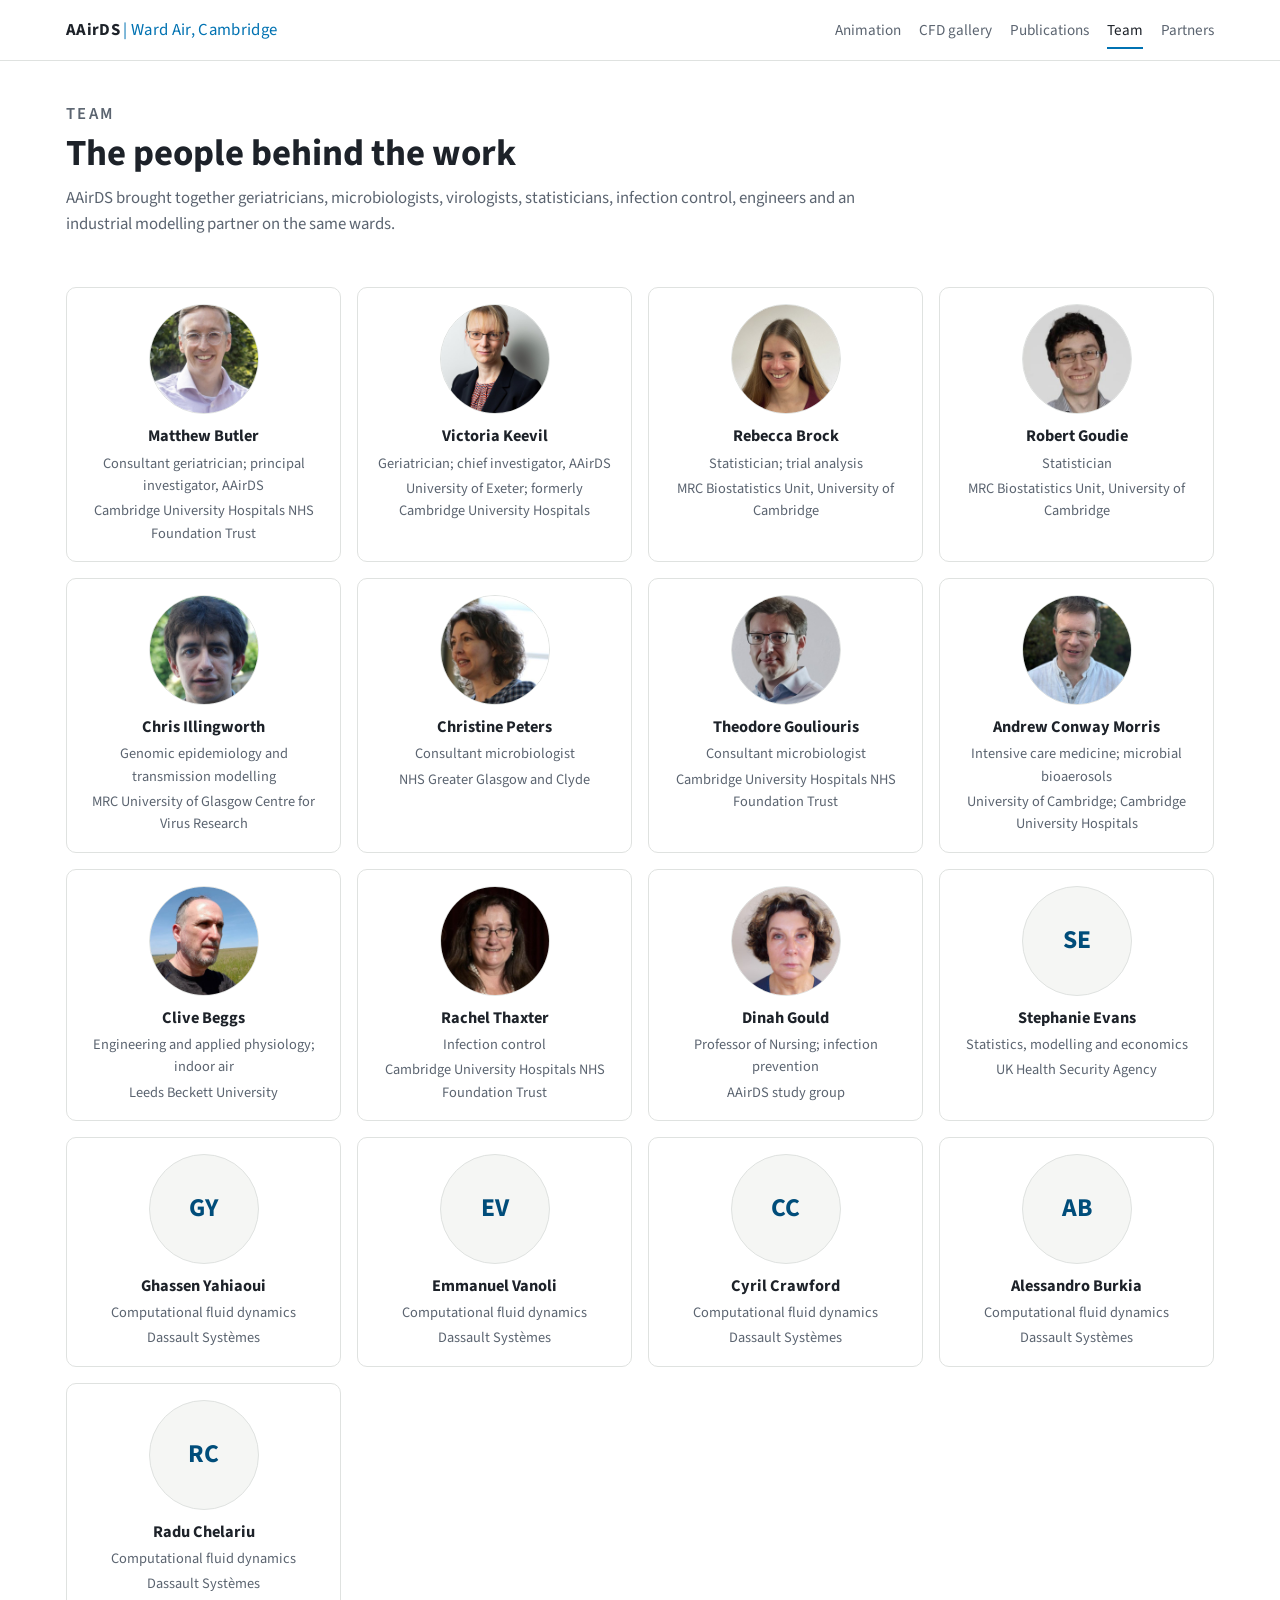
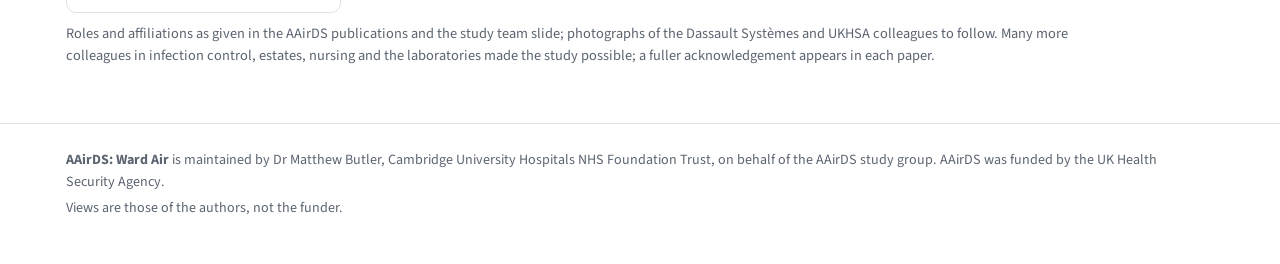
<file: team.html>
<!doctype html>
<html lang="en-GB">
<head>
<meta charset="utf-8">
<meta name="viewport" content="width=device-width, initial-scale=1">
<title>Team | AAirDS</title>
<meta name="description" content="The clinicians, scientists, statisticians and engineers behind the Addenbrooke's Air Disinfection Study.">
<link rel="preconnect" href="https://fonts.googleapis.com"><link rel="preconnect" href="https://fonts.gstatic.com" crossorigin>
<link href="https://fonts.googleapis.com/css2?family=Source+Sans+3:ital,wght@0,400;0,600;0,700;1,400&display=swap" rel="stylesheet">
<link rel="stylesheet" href="style.css">
</head>
<body>
<header class="site"><div class="wrap">
<a class="brand" href="./">AAirDS <span>| Ward Air, Cambridge</span></a>
<nav class="main" aria-label="Site"><a href="./#animation">Animation</a><a href="./#gallery">CFD gallery</a><a href="publications.html">Publications</a><a href="team.html" aria-current="page">Team</a><a href="partners.html">Partners</a></nav>
</div></header>
<main class="wrap">
<div class="hero"><p class="kicker">Team</p><h1>The people behind the work</h1><p>AAirDS brought together geriatricians, microbiologists, virologists, statisticians, infection control, engineers and an industrial modelling partner on the same wards.</p></div>
<section><div class="people"><div class="person"><img class="avatar" src="team/butler.jpg" alt="Matthew Butler"><h3>Matthew Butler</h3><p class="role">Consultant geriatrician; principal investigator, AAirDS</p><p class="role">Cambridge University Hospitals NHS Foundation Trust</p></div><div class="person"><img class="avatar" src="team/keevil.jpg" alt="Victoria Keevil"><h3>Victoria Keevil</h3><p class="role">Geriatrician; chief investigator, AAirDS</p><p class="role">University of Exeter; formerly Cambridge University Hospitals</p></div><div class="person"><img class="avatar" src="team/brock.jpg" alt="Rebecca Brock"><h3>Rebecca Brock</h3><p class="role">Statistician; trial analysis</p><p class="role">MRC Biostatistics Unit, University of Cambridge</p></div><div class="person"><img class="avatar" src="team/goudie.jpg" alt="Robert Goudie"><h3>Robert Goudie</h3><p class="role">Statistician</p><p class="role">MRC Biostatistics Unit, University of Cambridge</p></div><div class="person"><img class="avatar" src="team/illingworth.jpg" alt="Chris Illingworth"><h3>Chris Illingworth</h3><p class="role">Genomic epidemiology and transmission modelling</p><p class="role">MRC University of Glasgow Centre for Virus Research</p></div><div class="person"><img class="avatar" src="team/peters.jpg" alt="Christine Peters"><h3>Christine Peters</h3><p class="role">Consultant microbiologist</p><p class="role">NHS Greater Glasgow and Clyde</p></div><div class="person"><img class="avatar" src="team/gouliouris.jpg" alt="Theodore Gouliouris"><h3>Theodore Gouliouris</h3><p class="role">Consultant microbiologist</p><p class="role">Cambridge University Hospitals NHS Foundation Trust</p></div><div class="person"><img class="avatar" src="team/conwaymorris.jpg" alt="Andrew Conway Morris"><h3>Andrew Conway Morris</h3><p class="role">Intensive care medicine; microbial bioaerosols</p><p class="role">University of Cambridge; Cambridge University Hospitals</p></div><div class="person"><img class="avatar" src="team/beggs.jpg" alt="Clive Beggs"><h3>Clive Beggs</h3><p class="role">Engineering and applied physiology; indoor air</p><p class="role">Leeds Beckett University</p></div><div class="person"><img class="avatar" src="team/thaxter.jpg" alt="Rachel Thaxter"><h3>Rachel Thaxter</h3><p class="role">Infection control</p><p class="role">Cambridge University Hospitals NHS Foundation Trust</p></div><div class="person"><img class="avatar" src="team/gould.jpg" alt="Dinah Gould"><h3>Dinah Gould</h3><p class="role">Professor of Nursing; infection prevention</p><p class="role">AAirDS study group</p></div><div class="person"><div class="avatar initials" aria-hidden="true">SE</div><h3>Stephanie Evans</h3><p class="role">Statistics, modelling and economics</p><p class="role">UK Health Security Agency</p></div><div class="person"><div class="avatar initials" aria-hidden="true">GY</div><h3>Ghassen Yahiaoui</h3><p class="role">Computational fluid dynamics</p><p class="role">Dassault Systèmes</p></div><div class="person"><div class="avatar initials" aria-hidden="true">EV</div><h3>Emmanuel Vanoli</h3><p class="role">Computational fluid dynamics</p><p class="role">Dassault Systèmes</p></div><div class="person"><div class="avatar initials" aria-hidden="true">CC</div><h3>Cyril Crawford</h3><p class="role">Computational fluid dynamics</p><p class="role">Dassault Systèmes</p></div><div class="person"><div class="avatar initials" aria-hidden="true">AB</div><h3>Alessandro Burkia</h3><p class="role">Computational fluid dynamics</p><p class="role">Dassault Systèmes</p></div><div class="person"><div class="avatar initials" aria-hidden="true">RC</div><h3>Radu Chelariu</h3><p class="role">Computational fluid dynamics</p><p class="role">Dassault Systèmes</p></div></div><p class="caption">Roles and affiliations as given in the AAirDS publications and the study team slide; photographs of the Dassault Systèmes and UKHSA colleagues to follow. Many more colleagues in infection control, estates, nursing and the laboratories made the study possible; a fuller acknowledgement appears in each paper.</p></section></main>
<footer class="site"><div class="wrap">
<p><b>AAirDS: Ward Air</b> is maintained by Dr Matthew Butler, Cambridge University Hospitals NHS Foundation Trust, on behalf of the AAirDS study group. AAirDS was funded by the UK Health Security Agency.</p>
<p>Views are those of the authors, not the funder.</p>
</div></footer>
</body>
</html>
</file>
<file: style.css>
:root{--ink:#1d2229;--muted:#5b6470;--bg:#ffffff;--panel:#f5f6f4;--line:#dfe2e0;--accent:#0072B2;--accent-ink:#004d7a;--red:#D55E00;--green:#007A5E;--max:1180px}
*{box-sizing:border-box}
html{scroll-behavior:smooth}
body{margin:0;background:var(--bg);color:var(--ink);font:16px/1.55 "Source Sans 3","Segoe UI",system-ui,-apple-system,Roboto,sans-serif}
a{color:var(--accent-ink)}
a:hover{color:var(--accent)}
.wrap{max-width:var(--max);margin:0 auto;padding:0 16px}
header.site{border-bottom:1px solid var(--line);background:#fff;position:sticky;top:0;z-index:20}
header.site .wrap{display:flex;align-items:center;justify-content:space-between;gap:16px;min-height:60px}
.brand{font-weight:700;letter-spacing:.02em;text-decoration:none;color:var(--ink);font-size:1.05rem}
.brand span{color:var(--accent);font-weight:400}
nav.main a{text-decoration:none;color:var(--muted);margin-left:18px;font-size:.95rem;padding:6px 0;border-bottom:2px solid transparent}
nav.main a:hover,nav.main a[aria-current="page"]{color:var(--ink);border-bottom-color:var(--accent)}
.hero{padding:40px 0 18px}
.hero h1{font-size:clamp(1.6rem,3.2vw,2.3rem);line-height:1.15;margin:0 0 10px;max-width:24em}
.hero p{color:var(--muted);max-width:50em;margin:0 0 6px;font-size:1.05rem}
.kicker{font-size:.8rem;text-transform:uppercase;letter-spacing:.14em;color:var(--accent);margin:0 0 8px;font-weight:600}
section{padding:26px 0}
section h2{font-size:1.4rem;margin:0 0 6px}
section .lede{color:var(--muted);margin:0 0 16px;max-width:60em}
.stage{border:1px solid var(--line);border-radius:10px;overflow:hidden;background:#fff}
.stage iframe{display:block;width:100%;border:0}
.caption{font-size:.9rem;color:var(--muted);margin:10px 0 0;max-width:70em}
.facts{display:grid;grid-template-columns:repeat(auto-fit,minmax(220px,1fr));gap:12px;margin:14px 0 20px}
.fact{background:var(--panel);border:1px solid var(--line);border-radius:10px;padding:12px 14px}
.fact b{display:block;font-size:.8rem;text-transform:uppercase;letter-spacing:.08em;color:var(--muted);margin-bottom:4px}
.filters{display:flex;flex-wrap:wrap;gap:8px;margin:0 0 16px}
.filters button{font:inherit;font-size:.9rem;border:1px solid var(--line);background:#fff;border-radius:999px;padding:6px 14px;cursor:pointer;color:var(--ink)}
.filters button[aria-pressed="true"]{background:var(--accent);border-color:var(--accent);color:#fff}
.group{margin:22px 0 8px}
.group h3{font-size:1.1rem;margin:0 0 2px}
.group p{margin:0 0 10px;color:var(--muted);font-size:.95rem;max-width:70em}
.grid{display:grid;grid-template-columns:repeat(auto-fill,minmax(300px,1fr));gap:16px}
.card{border:1px solid var(--line);border-radius:10px;overflow:hidden;background:#fff;display:flex;flex-direction:column}
.card .media{position:relative;aspect-ratio:2/1;background:#000;cursor:pointer;overflow:hidden}
.card .media.playing{aspect-ratio:16/9;cursor:default}
.card .media img{width:100%;height:100%;object-fit:cover;display:block;opacity:.95;transform:scale(1.32);transform-origin:center}
.card .media iframe{position:absolute;inset:0;width:100%;height:100%;border:0}
.card .media .play{position:absolute;inset:0;display:grid;place-items:center;color:#fff;font-size:0;pointer-events:none}
.card .media .play::before{content:"";width:58px;height:58px;border-radius:50%;background:rgba(0,0,0,.6);border:2px solid #fff;display:block}
.card .media .play::after{content:"";position:absolute;width:0;height:0;border-left:20px solid #fff;border-top:12px solid transparent;border-bottom:12px solid transparent;margin-left:5px}
.card .body{padding:12px 14px 14px}
.card .num{font-size:.78rem;color:var(--muted);letter-spacing:.06em}
.card h4{margin:2px 0 6px;font-size:1rem;line-height:1.3}
.card p{margin:0;font-size:.92rem;color:#3a424c}
.card .ext{font-size:.82rem;margin-top:8px}
.cards3{display:grid;grid-template-columns:repeat(auto-fit,minmax(260px,1fr));gap:16px}
.tile{border:1px solid var(--line);border-radius:10px;padding:18px;background:var(--panel);text-decoration:none;color:var(--ink)}
.tile h3{margin:0 0 6px;font-size:1.1rem}
.tile p{margin:0;color:var(--muted);font-size:.95rem}
.pub{border-bottom:1px solid var(--line);padding:14px 0}
.pub .year{font-size:.8rem;color:var(--accent);font-weight:700;letter-spacing:.08em}
.pub h3{margin:2px 0 4px;font-size:1.05rem;line-height:1.3}
.pub .cite{margin:0 0 4px;color:var(--muted);font-size:.92rem}
.pub .what{margin:0;font-size:.95rem}
.people{display:grid;grid-template-columns:repeat(auto-fill,minmax(230px,1fr));gap:16px}
.person{border:1px solid var(--line);border-radius:10px;padding:16px;background:#fff;text-align:center}
.avatar{width:110px;height:110px;border-radius:50%;margin:0 auto 10px;object-fit:cover;display:block;background:var(--panel);border:1px solid var(--line)}
.avatar.initials{display:grid;place-items:center;font-weight:700;font-size:1.6rem;color:var(--accent-ink)}
.person h3{margin:0;font-size:1.02rem}
.person .role{color:var(--muted);font-size:.9rem;margin:3px 0 0}
.partners{display:grid;grid-template-columns:repeat(auto-fill,minmax(260px,1fr));gap:14px}
.partner{border:1px solid var(--line);border-radius:10px;padding:16px;background:#fff}
.partner .logo{height:64px;display:flex;align-items:center;margin:0 0 12px}
.partner .logo a{display:inline-block;line-height:0}
.partner .logo a:hover img{opacity:.75}
.partner .logo img{max-height:64px;max-width:220px;width:auto;height:auto;object-fit:contain;display:block}
.partner h3{margin:0 0 4px;font-size:1.02rem}
.partner p{margin:0;color:var(--muted);font-size:.92rem}
footer.site{border-top:1px solid var(--line);margin-top:30px;padding:22px 0 40px;font-size:.88rem;color:var(--muted)}
footer.site p{margin:4px 0;max-width:80em}
@media (max-width:640px){header.site .wrap{flex-wrap:wrap;padding-top:8px;padding-bottom:8px}nav.main a{margin-left:0;margin-right:14px}}
</file>
